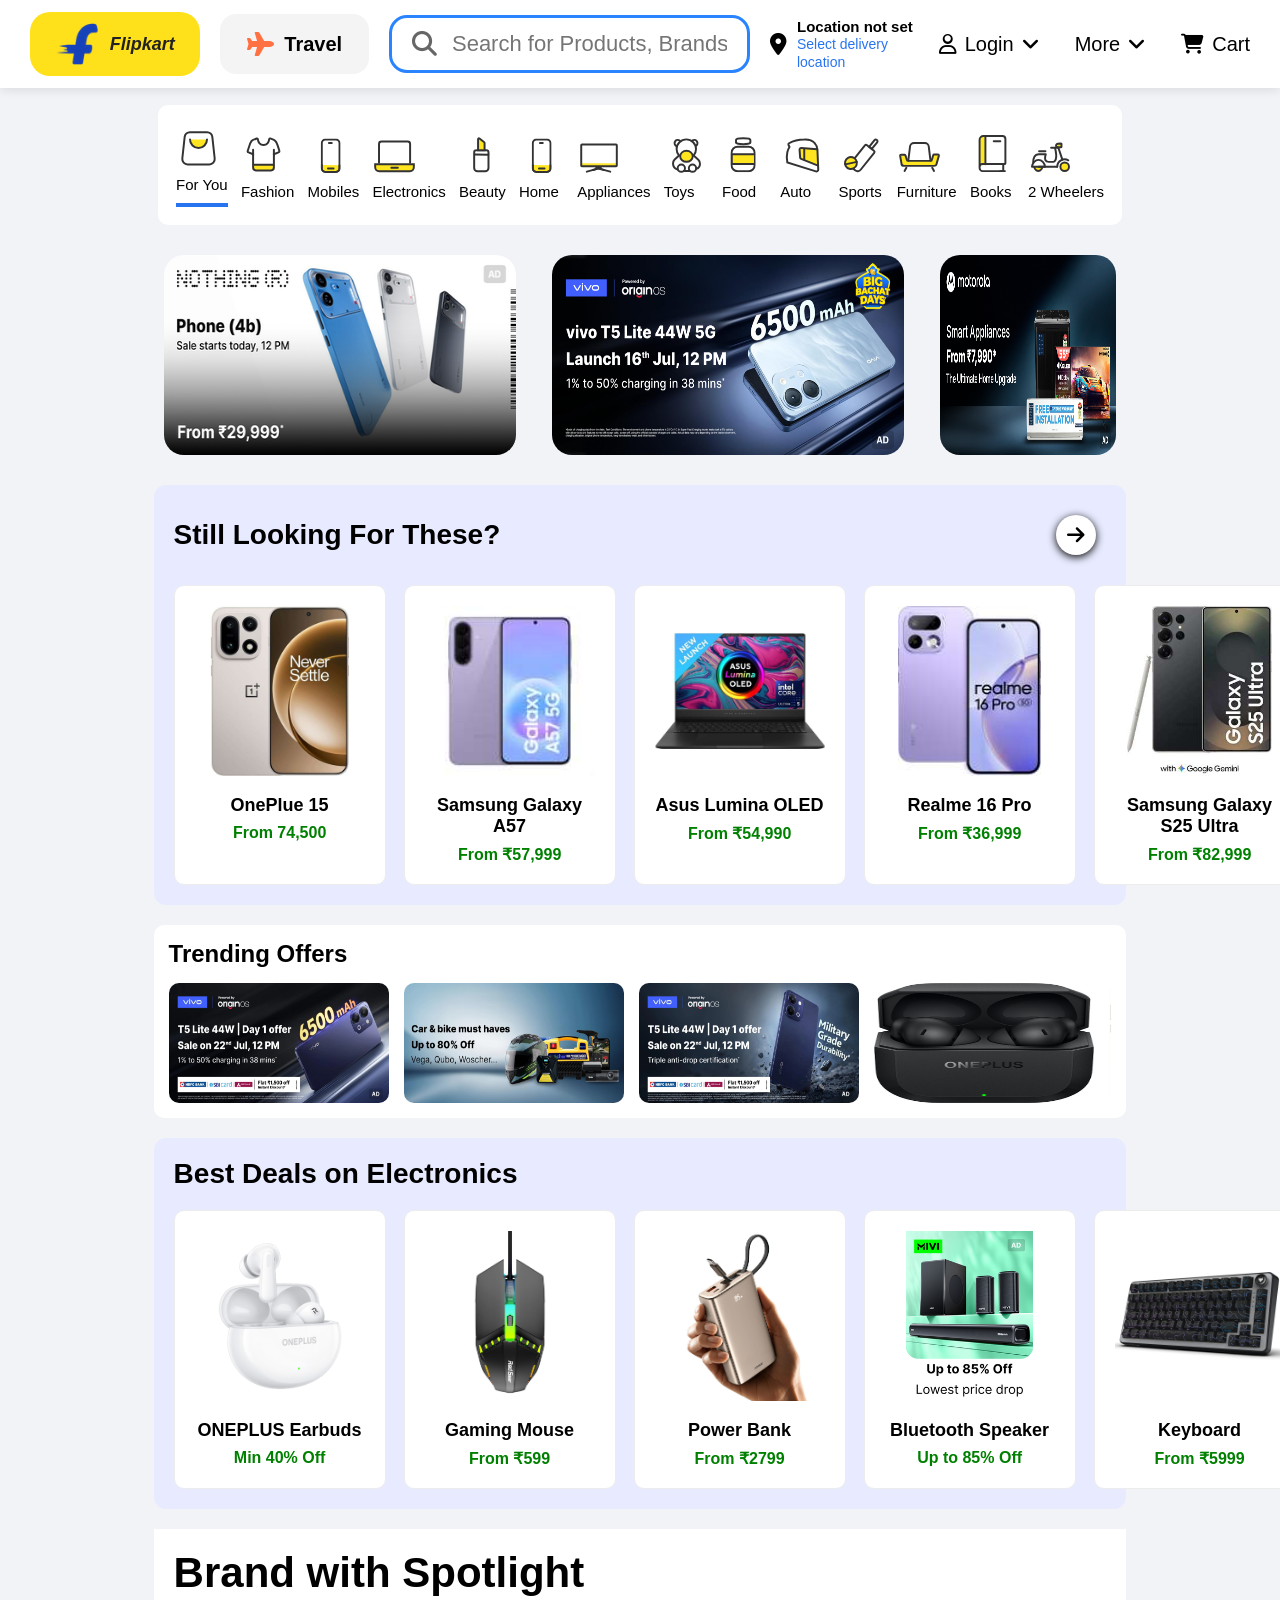
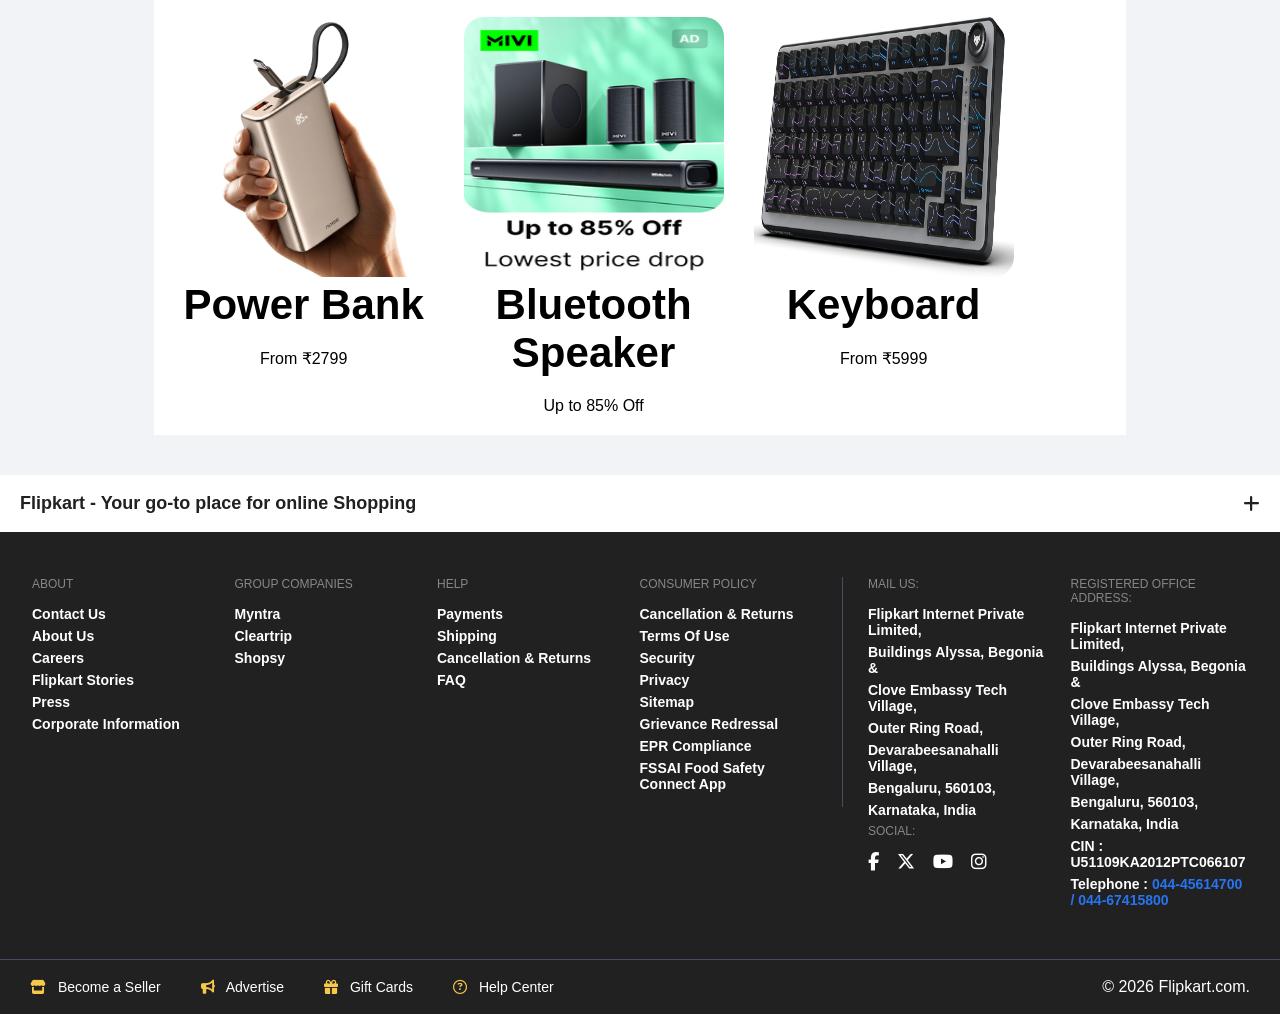
<file: index.html>
<!DOCTYPE html>
<html lang="en">
<head>
<meta charset="UTF-8">
<meta name="viewport" content="width=device-width, initial-scale=1.0">

<title>Flipkart Clone</title>

<link rel="stylesheet" href="style.css">

<link rel="stylesheet"
href="https://cdnjs.cloudflare.com/ajax/libs/font-awesome/6.6.0/css/all.min.css">

</head>

<body>
 <div class="container">
    <header>

    <div class="navbar">

    <div class="logo">
    <img src="assest/d2ecfddf891a3922.png">
    <span>Flipkart</span>
    </div>

    <div class="travel">
    <i class="fa-solid fa-plane"></i>
    <span>Travel</span>
    </div>

    <div class="search">

    <i class="fa-solid fa-magnifying-glass"></i>

    <input
    type="text"
    placeholder="Search for Products, Brands and More">

    </div>

    <div class="location">

    <i class="fa-solid fa-location-dot"></i>

    <div>

    <p>Location not set</p>

    <span>Select delivery location</span>

    </div>

    </div>

    <div class="nav-menu">

    <div class="item">

    <i class="fa-regular fa-user"></i>

    <span>Login</span>

    <i class="fa-solid fa-angle-down"></i>

    </div>

    <div class="item">

    <span>More</span>

    <i class="fa-solid fa-angle-down"></i>

    </div>

    <div class="item">

    <i class="fa-solid fa-cart-shopping"></i>

    <span>Cart</span>

    </div>

    </div>

    </div>

    </header>

    <section class="categories">
        

    <div class="category active">
    <img src="assest/all.svg">
    <p>For You</p>
    </div>

    <div class="category">
    <img src="assest/fashion.svg">
    <p>Fashion</p>
    </div>

    <div class="category">
    <img src="assest/mobiles.svg">
    <p>Mobiles</p>
    </div>

    <div class="category">
    <img src="assest/electronics.svg">
    <p>Electronics</p>
    </div>

    <div class="category">
    <img src="assest/beauty.svg">
    <p>Beauty</p>
    </div>

    <div class="category">
    <img src="assest/mobiles.svg">
    <p>Home</p>
    </div>

    <div class="category">
    <img src="assest/tv.svg">
    <p>Appliances</p>
    </div>

    <div class="category">
    <img src="assest/toy.svg">
    <p>Toys</p>
    </div>

    <div class="category">
    <img src="assest/food.svg">
    <p>Food</p>
    </div>

    <div class="category">
    <img src="assest/auto-acc.svg">
    <p>Auto</p>
    </div>

    <div class="category">
    <img src="assest/sport.svg">
    <p>Sports</p>
    </div>

    <div class="category">
    <img src="assest/furniture.svg">
    <p>Furniture</p>
    </div>

    <div class="category">
    <img src="assest/books.svg">
    <p>Books</p>
    </div>

    <div class="category">
    <img src="assest/auto-new.svg">
    <p>2 Wheelers</p>
    </div>

    </section>

    <section class="banner">

        <div class="banner-l">
            <img src="assest/2e47dfcb556da8c7 (1).png" alt="">
        </div>

        <div class="banner-c">
            <img src="assest/5fa23d7bda2b3c87 (1).png" alt="">
        </div>

        <div class="banner-r">
            <img src="assest/2a0347f4df2518cf (1).png" alt="">
        </div>

    </section>
    <section class="product-section">

        <div class="section-title">
            <h2>Still Looking For These?</h2>
            <div class="button"><i class="fa-solid fa-arrow-right"></i>
            </div>
        </div>

        <div class="products">

            <div class="product-card">

                <img src="assest/-original-imahgt9jb9beqaaf.jpeg">

                <h4>OnePlue 15</h4>

                <p>From 74,500</p>

            </div>

            <div class="product-card">

                <img src="assest/-original-imahhvhqbzmgxyts.jpeg">

                <h4>Samsung Galaxy A57</h4>

                <p>From ₹57,999</p>

            </div>

            <div class="product-card">

                <img src="assest/-original-imahg4usftbrkgwh.jpeg">

                <h4>Asus Lumina OLED</h4>

                <p>From ₹54,990</p>

            </div>

            <div class="product-card">

                <img src="assest/-original-imahmbuvgp2uhbrq.jpeg">

                <h4>Realme 16 Pro</h4>

                <p>From ₹36,999</p>

            </div>

            <div class="product-card">

                <img src="assest/-original-imahgfmztybfugwr.jpeg">

                <h4>Samsung Galaxy S25 Ultra</h4>

                <p>From ₹82,999</p>

            </div>

        </div>

    </section>

<div class="trends">

    <div class="trends-header">
        <h2>Trending Offers</h2>
    </div>

    <div class="trends-container">

        <div class="trend-card">
            <img src="assest/a1.webp" alt="">
        </div>

        <div class="trend-card">
            <img src="assest/a2.webp" alt="">
        </div>

        <div class="trend-card">
            <img src="assest/a3.webp" alt="">
        </div>

        <div class="trend-card">
            <img src="assest/-original-imahfsg7chmgrugu.jpeg" alt="">
        </div>

        <div class="trend-card">
            <img src="assest/-original-imahgt9jb9beqaaf.jpeg" alt="">
        </div>

        <div class="trend-card">
            <img src="assest/-original-imahhvhqbzmgxyts.jpeg" alt="">
        </div>

    </div>

</div>


    <section class="product-section">

        <div class="section-title">

            <h2>Best Deals on Electronics</h2>

        </div>

        <div class="products">

            <div class="product-card">

                <img src="assest/-enriched-transparent-original-imah4d4kwx8y2rdk (1).png">

                <h4>ONEPLUS Earbuds</h4>

                <span>Min 40% Off</span>

            </div>

            <div class="product-card">

                <img src="assest/mouse.jpeg">

                <h4>Gaming Mouse</h4>

                <span>From ₹599</span>

            </div>

            <div class="product-card">

                <img src="assest/powerbank.jpeg">

                <h4>Power Bank</h4>

                <span>From ₹2799</span>

            </div>

            <div class="product-card">

                <img src="assest/91a6bf7d988541c1 (1).png">

                <h4>Bluetooth Speaker</h4>

                <span>Up to 85% Off</span>

            </div>

            <div class="product-card">

                <img src="assest/keyboard.jpeg">

                <h4>Keyboard</h4>

                <span>From ₹5999</span>

            </div>

        </div>

    </section>
     <section class="spotlight">

          <h2>Brand with Spotlight</h2>

        <div class="brand-container">

            <div class="brand-card">

                <img src="assest/powerbank.jpeg">

                <h2>Power Bank</h4>

                <span>From ₹2799</span>

            </div>

            <div class="brand-card">

                <img src="assest/91a6bf7d988541c1 (1).png">

                <h2>Bluetooth Speaker</h4>

                <span>Up to 85% Off</span>

            </div>

            <div class="brand-card">

                <img src="assest/keyboard.jpeg">

                <h2>Keyboard</h4>

                <span>From ₹5999</span>

            </div>
    
        </div>

    </section>

    </div>
        <footer>

    <!-- Footer Header -->
    <section class="footer-header">
        <h4>Flipkart - Your go-to place for online Shopping</h4>
        <i class="fa-solid fa-plus"></i>
    </section>

    <!-- Footer Content -->
    <section class="footer-content">

        <!-- About -->
        <section class="footer-sub-content">
            <h3>ABOUT</h3>
            <ul>
                <li>Contact Us</li>
                <li>About Us</li>
                <li>Careers</li>
                <li>Flipkart Stories</li>
                <li>Press</li>
                <li>Corporate Information</li>
            </ul>
        </section>

        <!-- Group Companies -->
        <section class="footer-sub-content">
            <h3>GROUP COMPANIES</h3>
            <ul>
                <li>Myntra</li>
                <li>Cleartrip</li>
                <li>Shopsy</li>
            </ul>
        </section>

        <!-- Help -->
        <section class="footer-sub-content">
            <h3>HELP</h3>
            <ul>
                <li>Payments</li>
                <li>Shipping</li>
                <li>Cancellation & Returns</li>
                <li>FAQ</li>
            </ul>
        </section>

        <!-- Consumer Policy -->
        <section class="footer-sub-content">
            <h3>CONSUMER POLICY</h3>
            <ul>
                <li>Cancellation & Returns</li>
                <li>Terms Of Use</li>
                <li>Security</li>
                <li>Privacy</li>
                <li>Sitemap</li>
                <li>Grievance Redressal</li>
                <li>EPR Compliance</li>
                <li>FSSAI Food Safety Connect App</li>
            </ul>
        </section>

        <!-- Divider -->
        <div class="footerDivider"></div>

        <!-- Mail Us -->
        <section class="footer-sub-content">

            <h3>Mail Us:</h3>

            <ul>
                <li>Flipkart Internet Private Limited,</li>
                <li>Buildings Alyssa, Begonia &</li>
                <li>Clove Embassy Tech Village,</li>
                <li>Outer Ring Road,</li>
                <li>Devarabeesanahalli Village,</li>
                <li>Bengaluru, 560103,</li>
                <li>Karnataka, India</li>
            </ul>

            <h3 class="social-header">Social:</h3>

            <div class="social-icons">
                <i class="fa-brands fa-facebook-f"></i>
                <i class="fa-brands fa-x-twitter"></i>
                <i class="fa-brands fa-youtube"></i>
                <i class="fa-brands fa-instagram"></i>
            </div>

        </section>

        <!-- Registered Office -->
        <section class="footer-sub-content">

            <h3>Registered Office Address:</h3>

            <ul>
                <li>Flipkart Internet Private Limited,</li>
                <li>Buildings Alyssa, Begonia &</li>
                <li>Clove Embassy Tech Village,</li>
                <li>Outer Ring Road,</li>
                <li>Devarabeesanahalli Village,</li>
                <li>Bengaluru, 560103,</li>
                <li>Karnataka, India</li>
                <li>CIN : U51109KA2012PTC066107</li>
                <li>Telephone :
                    <span style="color:#2874f0;">
                        044-45614700 / 044-67415800
                    </span>
                </li>
            </ul>

        </section>

    </section>
    <section class="footer-bottom">

        <div class="footer-links">
            <span>
                <i class="fa-solid fa-store"></i>
                Become a Seller
            </span>

            <span>
                <i class="fa-solid fa-bullhorn"></i>
                Advertise
            </span>

            <span>
                <i class="fa-solid fa-gift"></i>
                Gift Cards
            </span>

            <span>
                <i class="fa-regular fa-circle-question"></i>
                Help Center
            </span>
        </div>

        <div class="copyright">
            © 2026 Flipkart.com.
        </div>


    </section>

</footer>
</body>
</html>
</file>
<file: style.css>
*{
margin:0;
padding:0;
box-sizing:border-box;
font-family:Arial,Helvetica,sans-serif;
}

body{
    background:#f1f3f6;
    padding-top:90px; /* Adjust according to header height */
}
.container{
    width:80%;
    max-width:1400px;
    margin:auto;
    
}

header{
width:100%;
background:#fff;
padding:12px 30px;
    position:fixed;
    top:0;
    left:0;
    width:100%;
    z-index:1000;

    box-shadow:0 2px 10px rgba(0,0,0,0.1);
}

.navbar{

display:flex;

align-items:center;

justify-content:space-between;

gap:20px;

}

.logo{

width:195px;
    height:64px;
    background:#ffe11b;
    border-radius:20px;
    display:flex;
    align-items:center;
    justify-content:center;
    gap:12px;
    cursor:pointer;

}

.logo img{

width:42px;
    height:42px;

}
.logo span{
    font-size:18px;
    font-weight:700;
    font-style:italic;
    color:#222;
}
.travel{

display:flex;

align-items:center;

justify-content:center;

gap:10px;

width:170px;

height:60px;

background:#f4f4f4;

border-radius:16px;

font-size:20px;

font-weight:600;

cursor:pointer;

}

.travel i{

color:#ff7043;

font-size:24px;

}

.search{

flex:1;

display:flex;

align-items:center;

height:58px;

border:3px solid #2a83ff;

border-radius:18px;

padding:0 20px;

}

.search i{

font-size:25px;

color:#666;

}

.search input{

flex:1;

margin-left:15px;

border:none;

outline:none;

font-size:22px;

}

.location{

display:flex;

align-items:center;

gap:10px;

}

.location i{

font-size:22px;

}

.location p{

font-size:15px;

font-weight:700;

}

.location span{

font-size:14px;

color:#2874f0;

}

.nav-menu{

display:flex;

align-items:center;

gap:35px;

}

.item{

display:flex;

align-items:center;

gap:8px;

font-size:20px;

cursor:pointer;

}

.item:hover{

color:#2874f0;

}

.categories{

margin:15px 30px;

background:#fff;

display:flex;

justify-content:space-between;

align-items:center;

padding:18px;

border-radius:10px;

}

.category{

display:grid;

flex-direction:column;

/* align-items:center;

cursor:pointer; */
grid-auto-flow: row;
cursor:pointer;

}

.category img{

width:45px;

height:45px;

object-fit:contain;

}

.category p{

margin-top:8px;

font-size:15px;

}

.active{

border-bottom:4px solid #2874f0;

padding-bottom:10px;

}
.banner{
    width:95%;
    margin:20px auto;
    display:flex;
    gap:1rem;
    overflow: scroll;
    justify-content: space-evenly;
    scrollbar-width:none;
}

.banner-l,
.banner-c,
.banner-r{
    height:220px;
    border-radius:15px;
    overflow:hidden;
    min-width: 20%;
    padding: 10px;
    position: relative;

}

.banner-l{
    flex:2;
}

.banner-c{
    flex:2;
}

.banner-r{
    flex:1;
}

.banner-l img,
.banner-c img,
.banner-r img{
    width:100%;
    height:100%;
    object-fit:cover;
    display:block;
    object-fit: fill;
    border-radius: 20px;
}
.banner-box:hover img{
    transform:scale(1.03);
}
.product-section{

    width:95%;

    margin:20px auto;
    background:#fff;
    border-radius:12px;
    padding:20px;
    background-color: rgb(232, 235, 255) ;


}

.section-title{

    display:flex;

    justify-content:space-between;

    align-items:center;

    margin-bottom:20px;

}
.button{
    background-color: white;
    margin: 10px;
    border-radius: 30px;
    box-shadow:0 2px 8px black;
    height: 40px;
    width: 40px;
    align-items: center;
    display: flex;
    justify-content: center;
    font-size: 20px;

}

.section-title h2{

    font-size:28px;

    font-weight:600;

}
.trends{
    width:95%;
    margin:20px auto;
    background:#fff;
    border-radius:10px;
    padding:15px;
}

.trends-header{
    margin-bottom:15px;
}

.trends-header h2{
    font-size:24px;
}

.trends-container{
    display:flex;
    gap:15px;
    overflow-x:auto;
    scrollbar-width:none;
}

.trends-container::-webkit-scrollbar{
    display:none;
}

.trend-card{
    flex:0 0 220px;
    height:120px;
    border-radius:10px;
    overflow:hidden;
}

.trend-card img{
    width:100%;
    height:100%;
    object-fit:cover;
    display:block;
    object-fit: fill;
}
.products{

    display:flex;
    justify-content:space-between;
    gap:18px;
    ;

}

.product-card{

    width:220px;
    border:1px solid #ececec;
    border-radius:10px;
    text-align:center;
    padding:20px;
    background-color: white
}

.product-card:hover{

    transform:translateY(-6px);

    box-shadow:0 8px 20px rgba(0,0,0,.12);

}

.product-card img{

    width:170px;

    height:170px;

    object-fit:contain;

    transition:.4s;

}

.product-card:hover img{

    transform:scale(1.08);

}

.product-card h4{

    margin-top:15px;

    font-size:18px;

}

.product-card p{

    margin-top:8px;

    color:#008000;

    font-weight:600;

}

.product-card span{

    display:block;

    margin-top:8px;

    color:#008000;

    font-weight:bold;

}
.spotlight{
    width:95%;
    margin:20px auto;
    background:#fff;
    padding:20px;
}

.spotlight h2{
    font-size:42px;
    margin-bottom:20px;
    font-weight:700;
}

.brand-container{
    display:flex;
    gap:30px;
}

.brand-card{
    width:260px;
    text-align:center;
    cursor:pointer;
}

.brand-card img{
    width:100%;
    height:260px;
    border-radius:20px;
    object-fit:fill;
    transition:0.3s;
}

.brand-card img:hover{
    transform:scale(1.03);
}

.brand-card h3{
    margin-top:10px;
    font-size:22px;
    font-weight:bold;
}

.brand-card p{
    margin-top:8px;
    font-size:18px;
    color:#444;
}

footer{
    background:#212121;
    color:#fff;
    margin-top:40px;
}

.footer-header{
    background:#fff;
    color:#212121;
    display:flex;
    justify-content:space-between;
    align-items:center;
    padding:18px 20px;
    font-size:18px;
}

.footer-content{
    width:95%;
    margin:auto;
    padding:45px 0;
    display:flex;
    justify-content:space-between;
    align-items:flex-start;
    gap:25px;
}

.footer-sub-content{
    flex:1;
}

.footer-sub-content h3{
    color:#878787;
    font-size:12px;
    margin-bottom:15px;
    text-transform:uppercase;
    font-weight:500;
}

.footer-sub-content ul{
    list-style:none;
    padding:0;
    margin:0;
}

.footer-sub-content ul li{
    font-size:14px;
    color:#fff;
    margin:6px 0;
    font-weight:600;
    cursor:pointer;
}

.footer-sub-content ul li:hover{
    text-decoration:underline;
}

.footerDivider{
    width:1px;
    background:#454d5e;
    height:230px;
}

.social-icons{
    display:flex;
    gap:18px;
    margin-top:12px;
}

.social-icons i{
    font-size:18px;
    color:#fff;
    cursor:pointer;
}

.footer-bottom{
    border-top:1px solid #454d5e;
    padding:18px 30px;
    display:flex;
    justify-content:space-between;
    align-items:center;
    
}

.footer-links{
    display:flex;
    gap:40px;
}

.footer-links span{
    color:#fff;
    font-size:14px;
    cursor:pointer;
}

.footer-links i{
    color:#f7c948;
    margin-right:8px;
}

.payment img{
    height:22px;
}



header{
    
}
</file>
